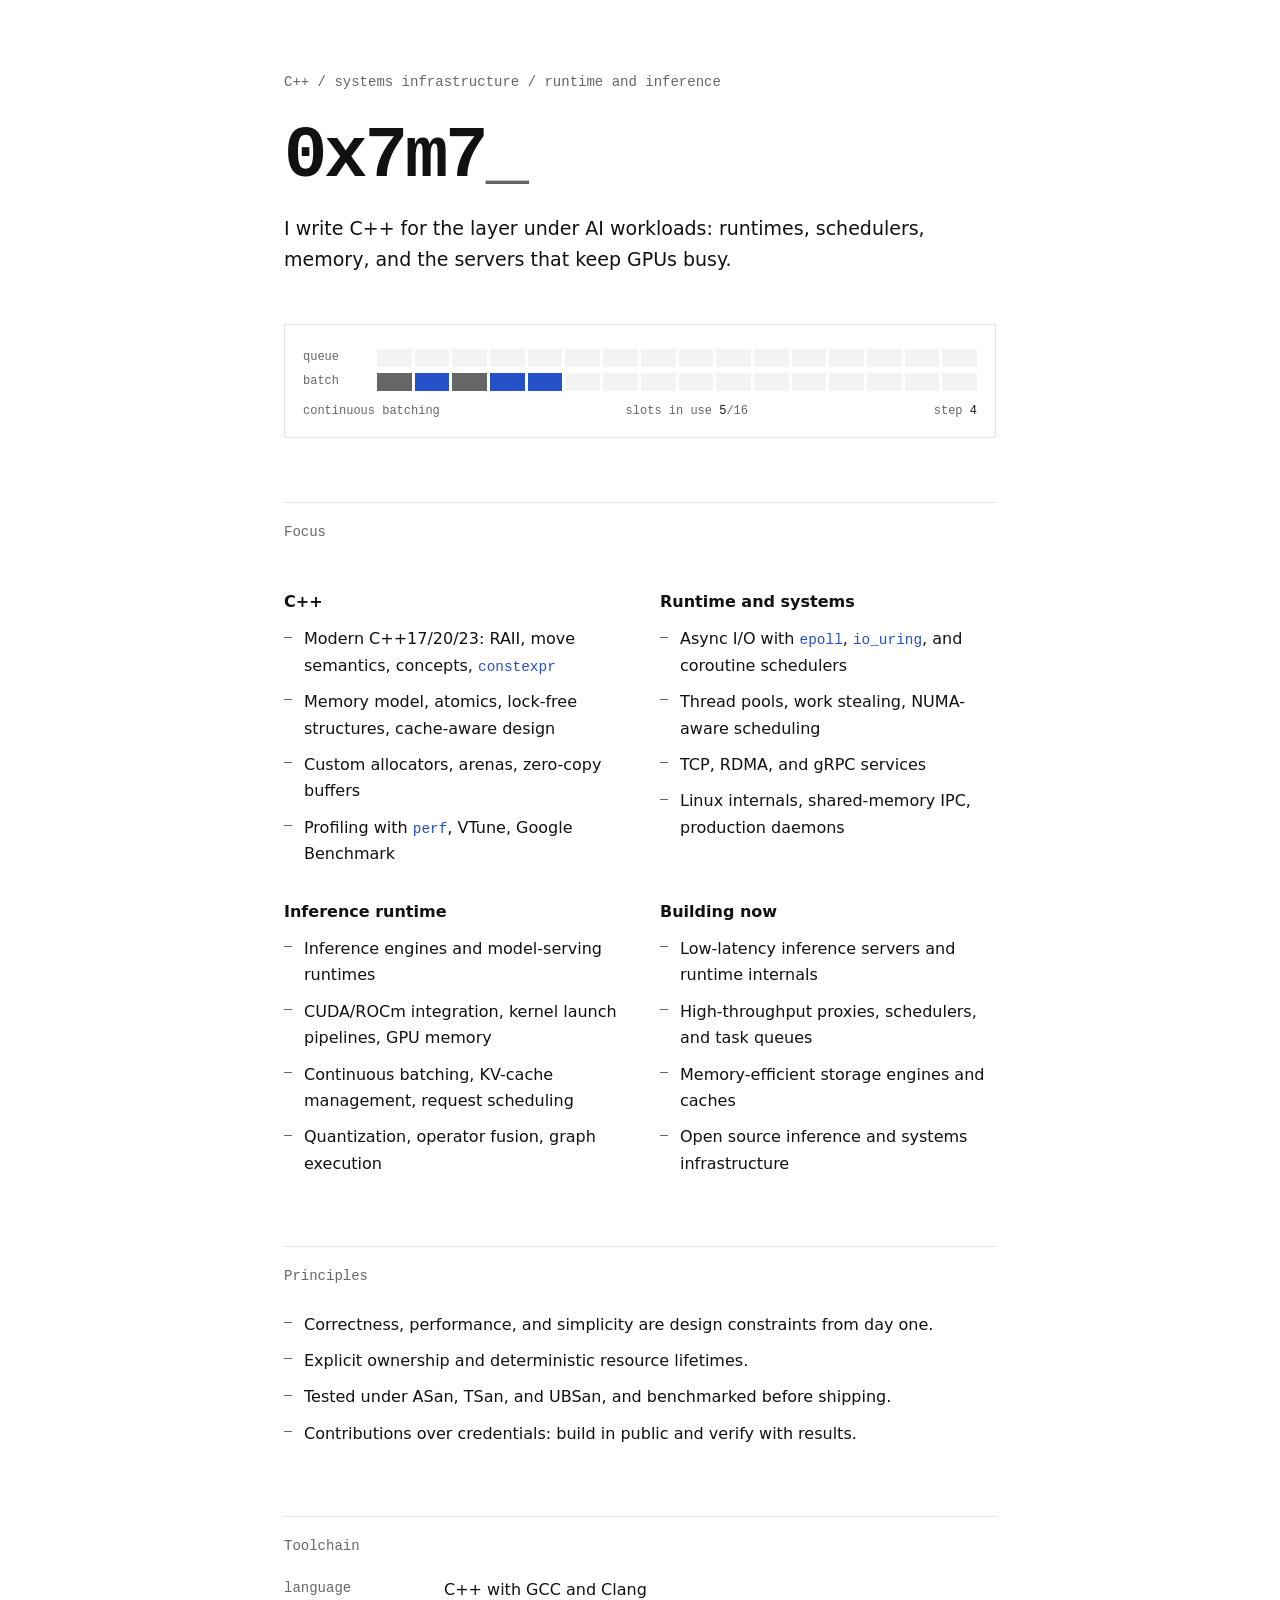
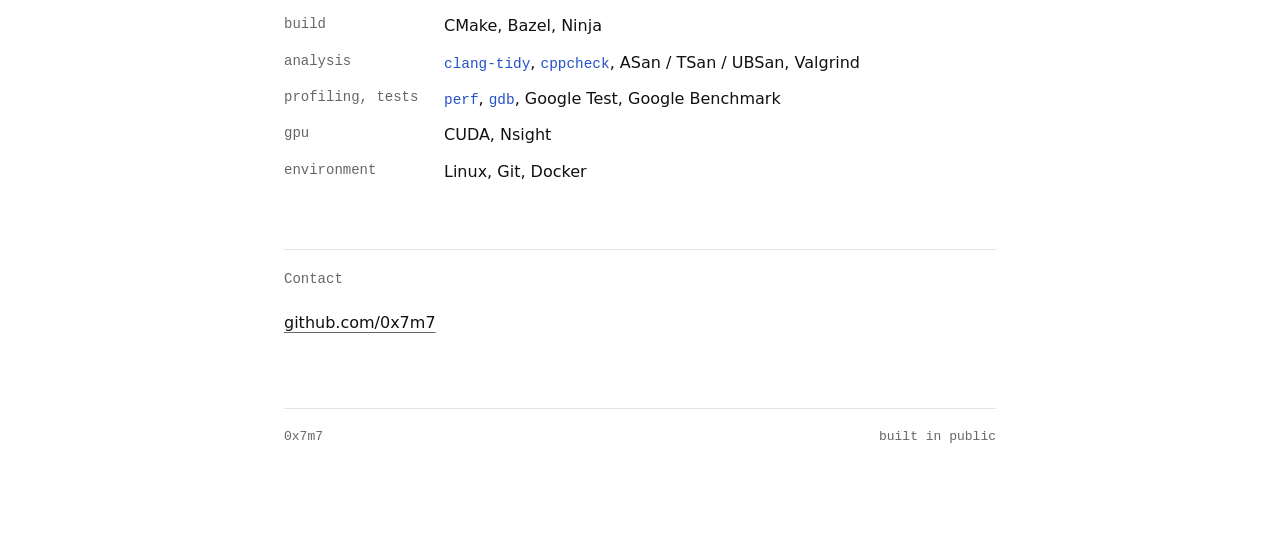
<file: index.html>
<!DOCTYPE html>
<html lang="en">
<head>
<meta charset="utf-8">
<meta name="viewport" content="width=device-width, initial-scale=1, viewport-fit=cover">
<title>0x7m7</title>
<meta name="description" content="C++ developer working on systems infrastructure, runtimes, and AI inference.">
<meta name="theme-color" content="#000000">
<style>
:root{
  --bg:#000;--fg:#ededed;--mut:#8a8a8a;--line:#222;--acc:#8fb4ff;--slot:#111;
  --mono:ui-monospace,"JetBrains Mono","SF Mono",Menlo,Consolas,monospace;
  --sans:"Inter",system-ui,-apple-system,"Segoe UI",Roboto,sans-serif;
  box-sizing:border-box;padding-top:env(safe-area-inset-top,0px);padding-bottom:env(safe-area-inset-bottom,0px);
}
@media (prefers-color-scheme:light){
  :root:not([data-theme="dark"]){--bg:#fff;--fg:#111;--mut:#666;--line:#e4e4e4;--acc:#2450c8;--slot:#f3f3f3}
}
:root[data-theme="light"]{--bg:#fff;--fg:#111;--mut:#666;--line:#e4e4e4;--acc:#2450c8;--slot:#f3f3f3}
:root[data-theme="dark"]{--bg:#000;--fg:#ededed;--mut:#8a8a8a;--line:#222;--acc:#8fb4ff;--slot:#111}
html{scroll-padding-top:env(safe-area-inset-top,0px);scroll-behavior:smooth}
*{box-sizing:border-box}
body{margin:0;background:var(--bg);color:var(--fg);font:16px/1.65 var(--sans);-webkit-font-smoothing:antialiased}
main{max-width:760px;margin:0 auto;padding:72px 24px 96px}
a{color:var(--fg);text-decoration-color:var(--mut);text-underline-offset:4px}
a:hover{color:var(--acc);text-decoration-color:var(--acc)}
:focus-visible{outline:2px solid var(--acc);outline-offset:3px}
h1{font:600 clamp(40px,9vw,72px)/1 var(--mono);letter-spacing:-.04em;margin:0 0 20px}
h1 i{font-style:normal;color:var(--mut)}
.tag{font:14px/1.5 var(--mono);color:var(--mut);margin:0 0 28px}
.lede{font-size:19px;max-width:56ch;margin:0 0 48px}
h2{font:500 14px/1.4 var(--mono);color:var(--mut);margin:64px 0 20px;padding-top:20px;border-top:1px solid var(--line)}
h3{font:600 16px/1.4 var(--sans);margin:28px 0 8px}
ul{margin:0;padding:0;list-style:none}
li{padding:5px 0 5px 20px;position:relative;color:var(--fg)}
li::before{content:"";position:absolute;left:0;top:.95em;width:8px;height:1px;background:var(--mut)}
code{font:.9em var(--mono);color:var(--acc)}
.grid{display:grid;grid-template-columns:1fr 1fr;gap:0 40px}
@media (max-width:640px){.grid{grid-template-columns:1fr}}
/* scheduler widget */
.sched{border:1px solid var(--line);padding:18px;margin:0 0 8px;font:12px/1.4 var(--mono);color:var(--mut)}
.sched .row{display:flex;align-items:center;gap:10px;margin:6px 0}
.sched .lbl{width:64px;flex:none}
.cells{display:flex;gap:3px;flex:1;min-width:0}
.cell{height:18px;flex:1;background:var(--slot);transition:background .25s}
.cell.on{background:var(--acc)}
.cell.old{background:var(--mut)}
.sched .foot{display:flex;justify-content:space-between;margin-top:12px;flex-wrap:wrap;gap:6px}
.sched b{color:var(--fg);font-weight:500}
.tools{display:grid;grid-template-columns:140px 1fr;gap:10px 20px;margin:0}
.tools dt{font:14px/1.6 var(--mono);color:var(--mut)}
.tools dd{margin:0}
@media (max-width:640px){.tools{grid-template-columns:1fr;gap:0}.tools dd{margin-bottom:14px}}
footer{margin-top:72px;padding-top:20px;border-top:1px solid var(--line);font:13px var(--mono);color:var(--mut);display:flex;justify-content:space-between;gap:12px;flex-wrap:wrap}
</style>
</head>
<body>
<main>
  <p class="tag">C++ / systems infrastructure / runtime and inference</p>
  <h1>0x7m7<i>_</i></h1>
  <p class="lede">I write C++ for the layer under AI workloads: runtimes, schedulers, memory, and the servers that keep GPUs busy.</p>

  <div class="sched" role="img" aria-label="Animation of a continuous batching scheduler filling GPU batch slots with requests">
    <div class="row"><span class="lbl">queue</span><div class="cells" id="q"></div></div>
    <div class="row"><span class="lbl">batch</span><div class="cells" id="b"></div></div>
    <div class="foot"><span>continuous batching</span><span>slots in use <b id="u">0</b>/16</span><span>step <b id="s">0</b></span></div>
  </div>

  <h2>Focus</h2>
  <div class="grid">
    <div>
      <h3>C++</h3>
      <ul>
        <li>Modern C++17/20/23: RAII, move semantics, concepts, <code>constexpr</code></li>
        <li>Memory model, atomics, lock-free structures, cache-aware design</li>
        <li>Custom allocators, arenas, zero-copy buffers</li>
        <li>Profiling with <code>perf</code>, VTune, Google Benchmark</li>
      </ul>
    </div>
    <div>
      <h3>Runtime and systems</h3>
      <ul>
        <li>Async I/O with <code>epoll</code>, <code>io_uring</code>, and coroutine schedulers</li>
        <li>Thread pools, work stealing, NUMA-aware scheduling</li>
        <li>TCP, RDMA, and gRPC services</li>
        <li>Linux internals, shared-memory IPC, production daemons</li>
      </ul>
    </div>
    <div>
      <h3>Inference runtime</h3>
      <ul>
        <li>Inference engines and model-serving runtimes</li>
        <li>CUDA/ROCm integration, kernel launch pipelines, GPU memory</li>
        <li>Continuous batching, KV-cache management, request scheduling</li>
        <li>Quantization, operator fusion, graph execution</li>
      </ul>
    </div>
    <div>
      <h3>Building now</h3>
      <ul>
        <li>Low-latency inference servers and runtime internals</li>
        <li>High-throughput proxies, schedulers, and task queues</li>
        <li>Memory-efficient storage engines and caches</li>
        <li>Open source inference and systems infrastructure</li>
      </ul>
    </div>
  </div>

  <h2>Principles</h2>
  <ul>
    <li>Correctness, performance, and simplicity are design constraints from day one.</li>
    <li>Explicit ownership and deterministic resource lifetimes.</li>
    <li>Tested under ASan, TSan, and UBSan, and benchmarked before shipping.</li>
    <li>Contributions over credentials: build in public and verify with results.</li>
  </ul>

  <h2>Toolchain</h2>
  <dl class="tools">
    <dt>language</dt><dd>C++ with GCC and Clang</dd>
    <dt>build</dt><dd>CMake, Bazel, Ninja</dd>
    <dt>analysis</dt><dd><code>clang-tidy</code>, <code>cppcheck</code>, ASan / TSan / UBSan, Valgrind</dd>
    <dt>profiling, tests</dt><dd><code>perf</code>, <code>gdb</code>, Google Test, Google Benchmark</dd>
    <dt>gpu</dt><dd>CUDA, Nsight</dd>
    <dt>environment</dt><dd>Linux, Git, Docker</dd>
  </dl>

  <h2>Contact</h2>
  <p><a href="https://github.com/0x7m7">github.com/0x7m7</a></p>

  <footer><span>0x7m7</span><span>built in public</span></footer>
</main>
<script>
(function(){
  var N=16,q=document.getElementById('q'),b=document.getElementById('b'),
      u=document.getElementById('u'),s=document.getElementById('s');
  var qc=[],bc=[],i;
  for(i=0;i<N;i++){var c=document.createElement('div');c.className='cell';q.appendChild(c);qc.push(c);
    var d=document.createElement('div');d.className='cell';b.appendChild(d);bc.push(d);}
  var slots=new Array(N).fill(0),step=0,queue=0;
  function tick(){
    step++;
    for(var k=0;k<N;k++){if(slots[k]>0)slots[k]--;}
    if(Math.random()<.7)queue=Math.min(N,queue+1+(Math.random()<.3?1:0));
    for(k=0;k<N&&queue>0;k++){
      if(slots[k]===0){slots[k]=3+Math.floor(Math.random()*8);queue--;}
    }
    var used=0;
    for(k=0;k<N;k++){
      bc[k].className='cell'+(slots[k]>0?(slots[k]<3?' old':' on'):'');
      if(slots[k]>0)used++;
      qc[k].className='cell'+(k<queue?' on':'');
    }
    u.textContent=used;s.textContent=step;
  }
  tick();
  if(!window.matchMedia('(prefers-reduced-motion: reduce)').matches){setInterval(tick,420);}
})();
</script>
</body>
</html>
</file>
